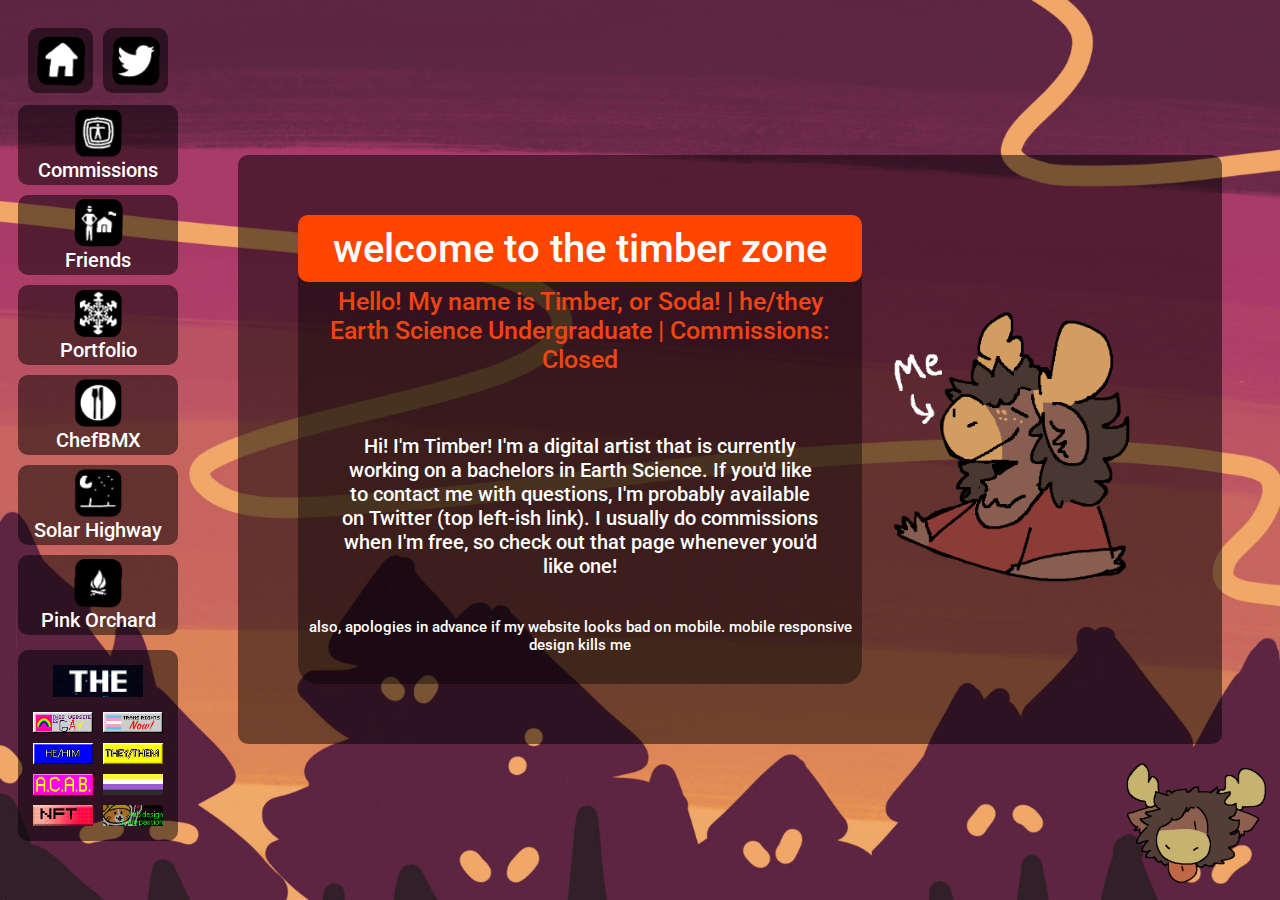
<file: html/index.html>
<!DOCTYPE html>

<html lang="en">

<head>
    <link rel="stylesheet" href="../styles/style.css" />
    <link rel="stylesheet" href="../styles/home.css" />

    <meta content="moosy website" property="og:title" />
    <meta content="cool website for timber" property="og:description" />
    <meta content="https://cryptidsoda.neocities.org/" property="og:url" />
    <meta content="https://media.discordapp.net/attachments/915002172477947974/1004858567578361896/mooseiconpng.png"
        property="og:image" />
    <meta content="#f55f31" data-react-helmet="true" name="theme-color" />

    <title>moose realm of death redux</title>
    <link rel="icon" href="./images/icon.jpg">
</head>

<body>
    <div id="website-container">
        <div id="panel" style="background-color: rgba(0,0,0,0) !important;">
            <div id="text-box-home">
                <div id="postcard-bio">
                    <div class="info-title-home">
                        welcome to the timber zone
                    </div>
                    <p class="subtitle-home">Hello! My name is Timber, or Soda! | he/they</p>
                    <p class="subtitle-home">Earth Science Undergraduate | Commissions: Closed</p>
                    <p class="body-home" style="margin-top: 20px">
                        Hi! I'm Timber! I'm a digital artist that is currently working on a bachelors in Earth
                        Science.
                        If you'd like to contact me with questions, I'm probably available on Twitter (top left-ish
                        link).
                        I usually do commissions when I'm free, so check out that page whenever you'd like one!</p>
                    <p class="body" style="font-size: 15px;"> also, apologies in advance if my website looks bad on
                            mobile. mobile responsive design kills me</p>
                </div>
                <div id=" postcard-icon">
                    <img class="moosy-logo" src="../images/mooseicon.gif">
                </div>
            </div>
        </div>
    </div>
    </div>

    <script src="https://code.jquery.com/jquery-3.6.0.min.js"
        integrity="sha256-/xUj+3OJU5yExlq6GSYGSHk7tPXikynS7ogEvDej/m4=" crossorigin="anonymous"></script>
    <script src="../js/main.js"></script>
</body>

</html>
</file>
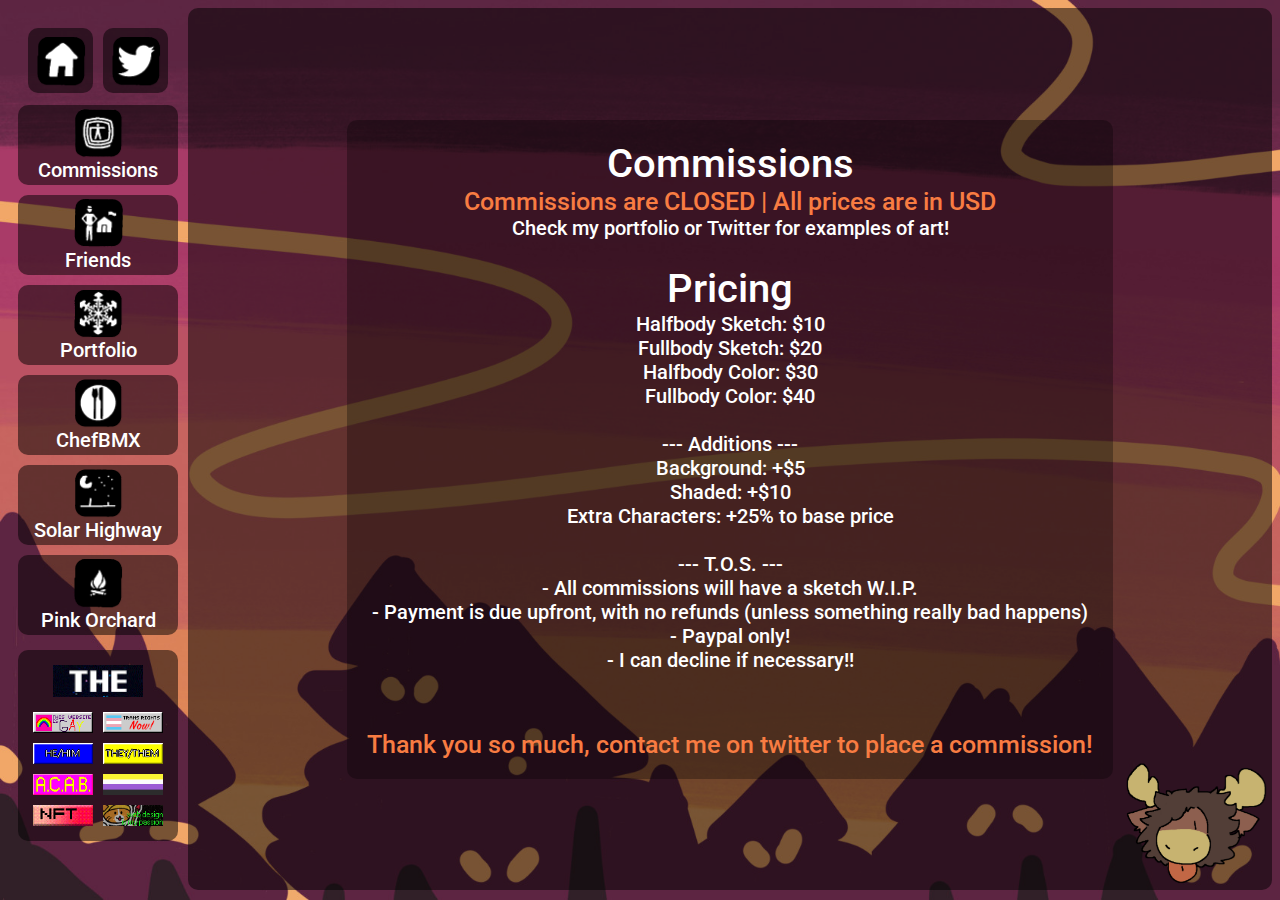
<file: html/commissions.html>
<!DOCTYPE html>

<html lang="en">

<head>
    <link rel="stylesheet" href="../styles/style.css" />
    <link rel="stylesheet" href="../styles/commissions.css" />
    <style type="text/css">
        .body {
            margin-bottom: 0px;
        }
    </style>

    <meta content="moosy website" property="og:title" />
    <meta content="cool website for timber" property="og:description" />
    <meta content="https://cryptidsoda.neocities.org/" property="og:url" />
    <meta content="https://media.discordapp.net/attachments/915002172477947974/1004858567578361896/mooseiconpng.png"
        property="og:image" />
    <meta content="#f55f31" data-react-helmet="true" name="theme-color" />

    <title>moose realm of death redux</title>
    <link rel="icon" href="./images/icon.jpg">
</head>

<body>
    <div id="website-container">
        <div id="panel">
            <div id="comms-info">
                <div id="text-box">
                    <div class="info-title">
                        Commissions
                    </div>
                    <p class="subtitle">
                        Commissions are CLOSED | All prices are in USD
                    </p>
                    <p class="body"> Check my portfolio or Twitter for examples of art!</p>

                    <p class="info-title" style="margin-top: 25px;">Pricing</p>
                    <p class="body">
                        Halfbody Sketch: $10
                    </p>
                    <p class="body">
                        Fullbody Sketch: $20
                    </p>
                    <p class="body">
                        Halfbody Color: $30
                    </p>
                    <p class="body">
                        Fullbody Color: $40
                    </p>
                    <p class="body">
                        <br> --- Additions ---
                    </p>
                    <p class="body">
                        Background: +$5
                    </p>
                    <p class="body">
                        Shaded: +$10
                    </p>
                    <p class="body">
                        Extra Characters: +25% to base price
                    </p>
                    <p class="body">
                        <br> --- T.O.S. ---
                    </p>
                    <p class="body">
                        - All commissions will have a sketch W.I.P.
                    </p>
                    <p class="body">
                        - Payment is due upfront, with no refunds (unless something really bad happens)
                    </p>
                    <p class="body">
                        - Paypal only!
                    </p>
                    <p class="body">
                        - I can decline if necessary!!
                    </p>
                    <p class="subtitle">
                        <br><br>Thank you so much, contact me on twitter to place a commission!
                    </p>
                </div>
            </div>
        </div>
    </div>

    <script src="https://code.jquery.com/jquery-3.6.0.min.js"
        integrity="sha256-/xUj+3OJU5yExlq6GSYGSHk7tPXikynS7ogEvDej/m4=" crossorigin="anonymous"></script>
    <script src="../js/main.js"></script>
</body>

</html>
</file>
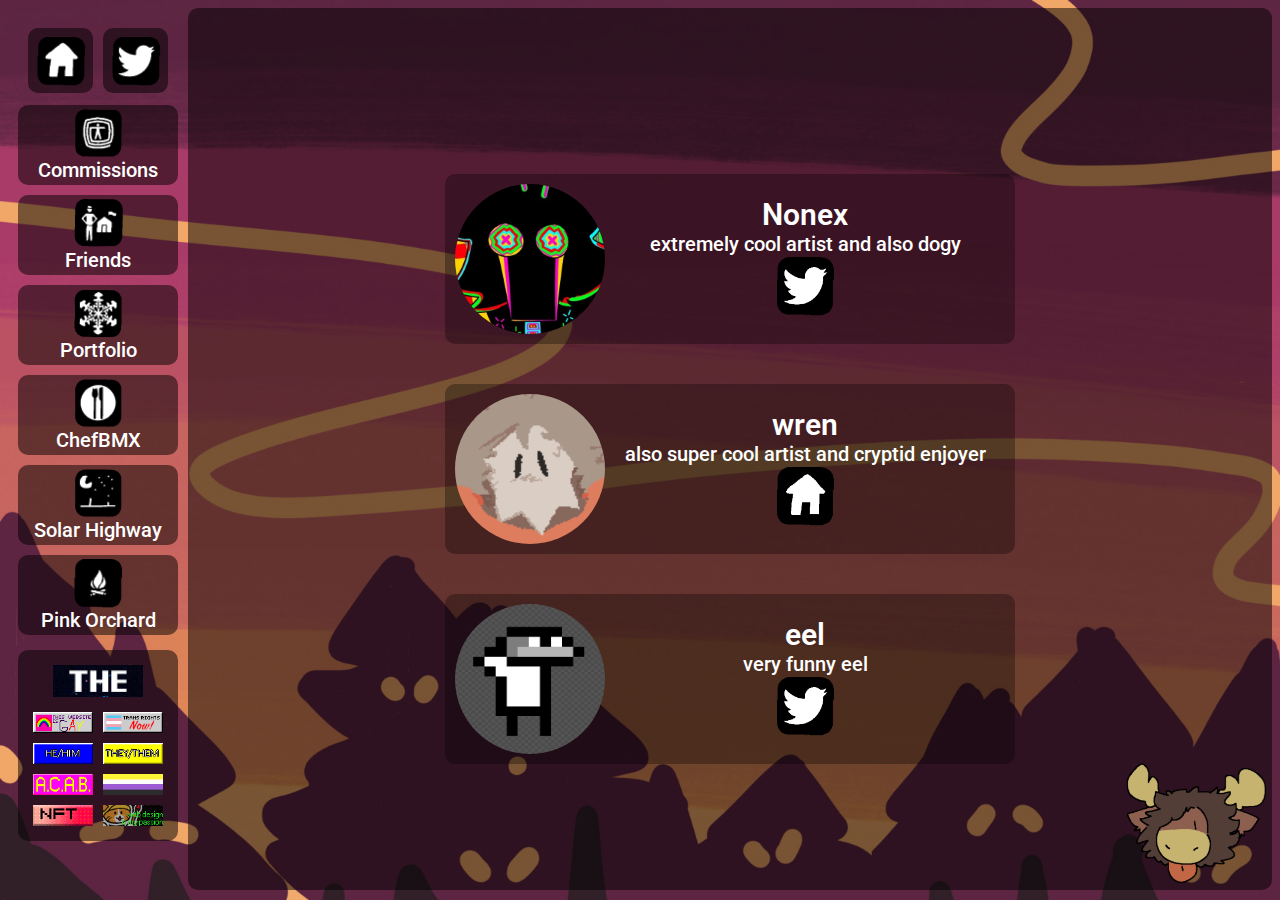
<file: html/friends.html>
<!DOCTYPE html>

<html lang="en">
    <head>
        <link rel="stylesheet" href="../styles/style.css" />
        <link rel="stylesheet" href="../styles/friends.css" />

        <meta content="moosy website" property="og:title" />
        <meta content="cool website for timber" property="og:description" />
        <meta content="https://cryptidsoda.neocities.org/" property="og:url" />
        <meta content="https://media.discordapp.net/attachments/915002172477947974/1004858567578361896/mooseiconpng.png" property="og:image" />
        <meta content="#f55f31" data-react-helmet="true" name="theme-color" />

        <title>moose realm of death redux</title>
        <link rel="icon" href="./images/icon.jpg">
    </head>

    <body>
        <div id="website-container">
            <div id="panel">
                <div class="friend-container"> 
                    <div class="friend-icon">
                        <img src="../images/dog.png">
                    </div>
                    <div class="friend-info">
                        <div class="friend-info-title">
                            <a href="https://twitter.com/nonexdogblammed" ></a>
                            Nonex
                        </div>
                        <div class="friend-info-notes">
                            extremely cool artist and also dogy
                        </div>
                        <div class="friend-info-notes">
                            <img src="../images/twitter.png">
                        </div>
                    </div>
                </div>

                <div class="friend-container"> 
                    <div class="friend-icon">
                        <img src="../images/willow.png">
                    </div>
                    <div class="friend-info">
                        <div class="friend-info-title">
                            <a href="https://bugbard.neocities.org" ></a>
                            wren
                        </div>
                        <div class="friend-info-notes">
                            also super cool artist and cryptid enjoyer
                        </div>
                        <div class="friend-info-notes">
                            <img src="../images/home.png">
                        </div>
                    </div>
                </div>

                <div class="friend-container"> 
                    <div class="friend-icon">
                        <img src="../images/eel.png">
                    </div>
                    <div class="friend-info">
                        <div class="friend-info-title">
                            <a href="https://twitter.com/EelBanette" ></a>
                            eel
                        </div>
                        <div class="friend-info-notes">
                            very funny eel                   
                        </div>
                        <div class="friend-info-notes">
                            <img src="../images/twitter.png">
                        </div>
                    </div>
                </div>
            </div>
        </div>
        
        <script src="https://code.jquery.com/jquery-3.6.0.min.js" integrity="sha256-/xUj+3OJU5yExlq6GSYGSHk7tPXikynS7ogEvDej/m4=" crossorigin="anonymous"></script>
        <script src="../js/main.js"></script>
    </body>
</html>
</file>
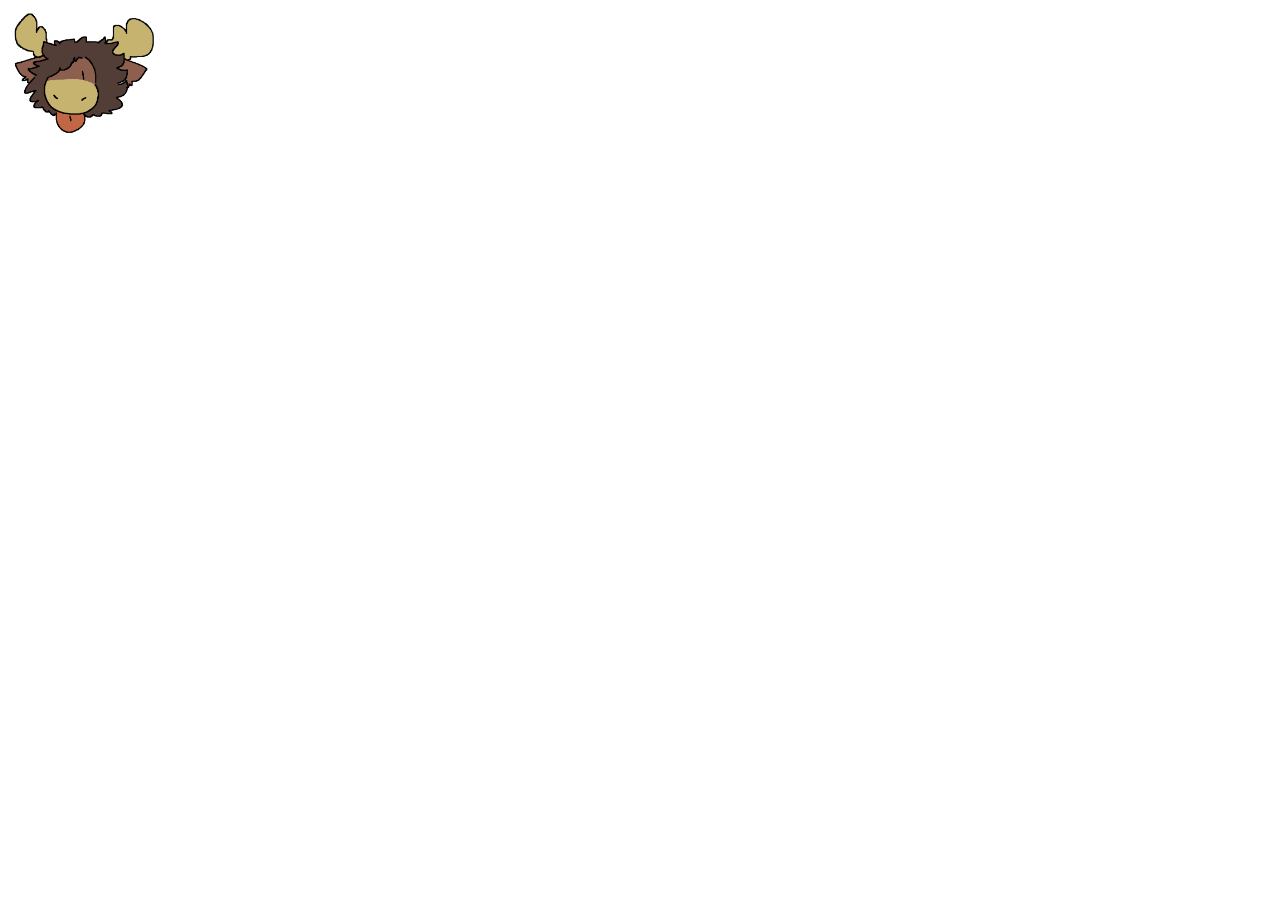
<file: html/moosy.html>
<!DOCTYPE html>

<html lang="en">
    <head></head>
    <body>
        <a class="moose" onclick="playExplosion();">
            <img alt="moose" src="../images/moose.png" width=150px />
        </a>
        <div id="explosions"></div>
    </body>
</html>
</file>
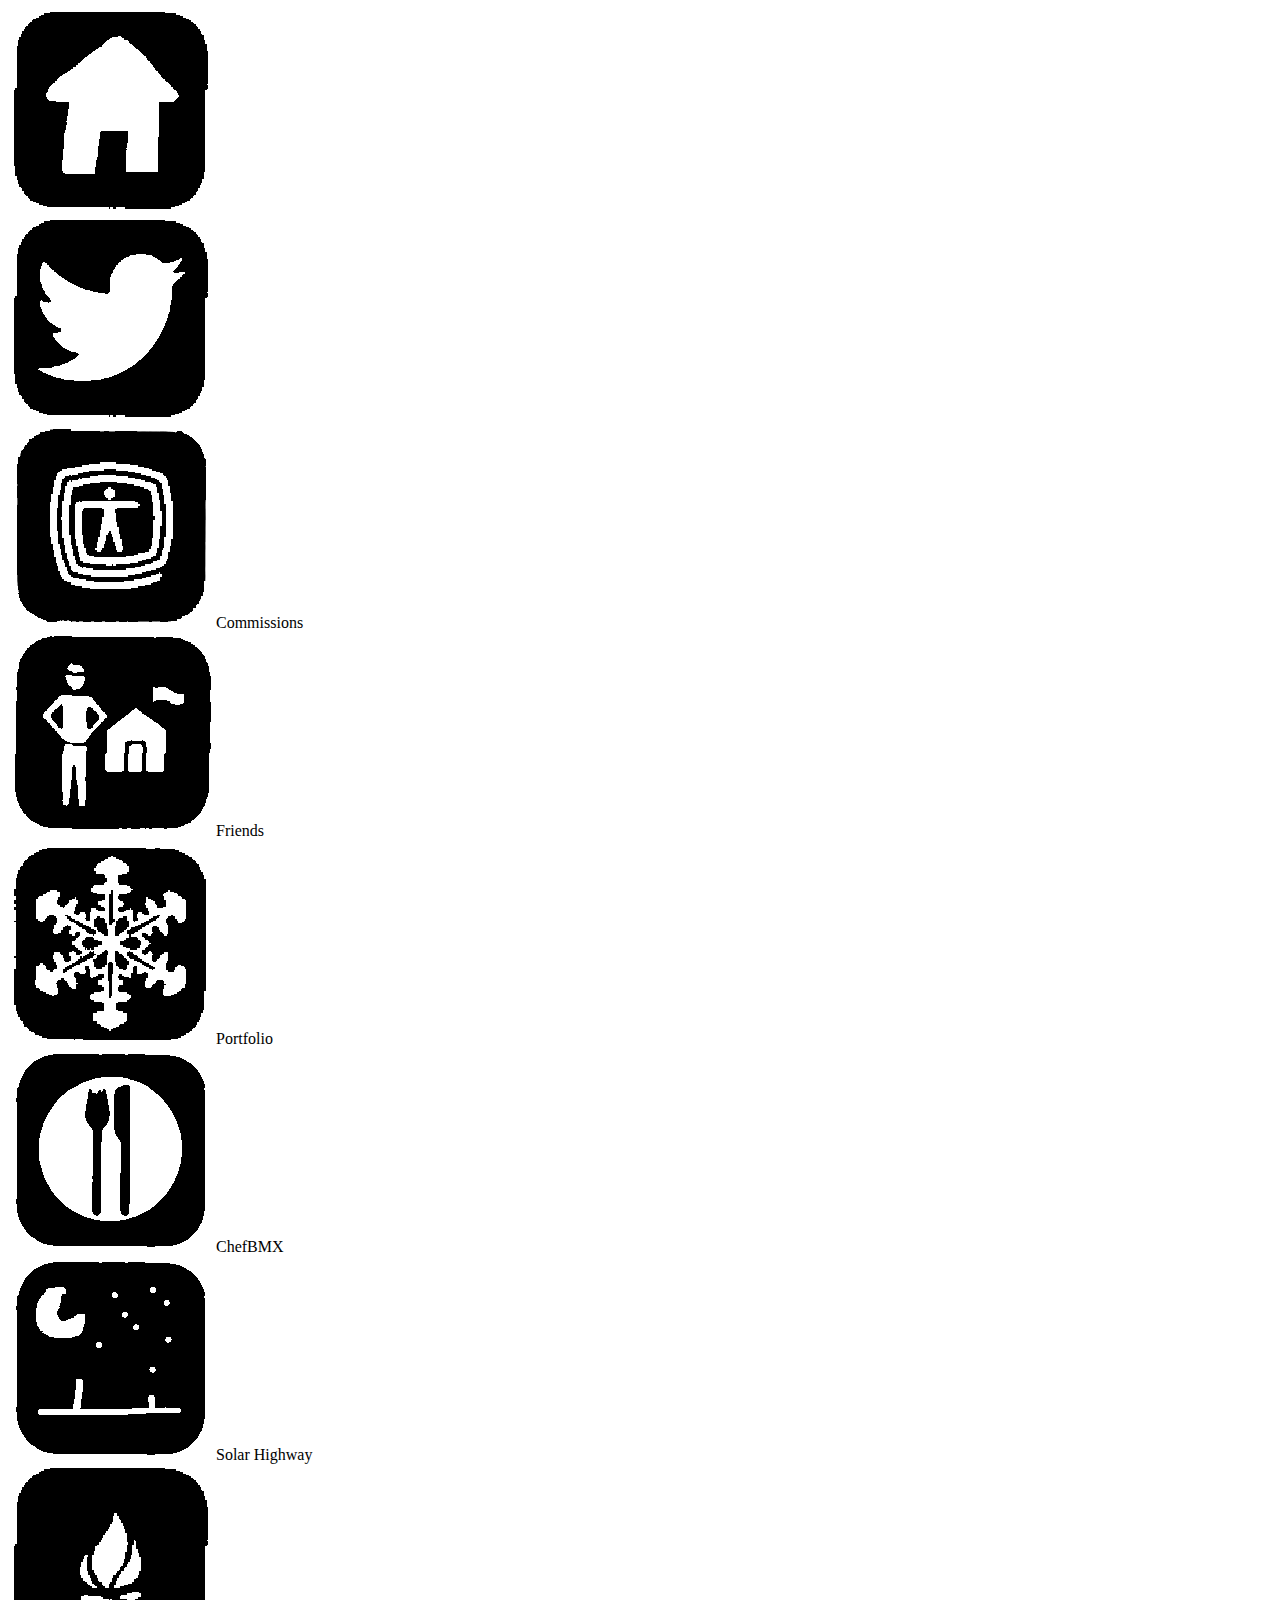
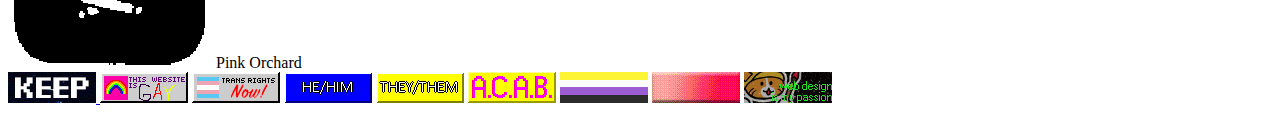
<file: html/navbar.html>
<!DOCTYPE html>

<html>
    <head>
    </head>

    <body>
        <div id="navbar-container">
            <div id="navbar-top">
                <div class="navbar-top-link">
                    <img src="../images/home.png">
                    <a href="https://cryptidsoda.neocities.org/html/index.html"></a>
                </div>
                <div class="navbar-top-link">
                    <img src="../images/twitter.png">
                    <a href="https://twitter.com/cryptidsoda/"> </a>
                </div>
            </div>
            <div class="navbar-link">
                <img src="../images/commissions.png">
                <a href="https://cryptidsoda.neocities.org/html/commissions.html"></a>
                Commissions
            </div>
            <div class="navbar-link">
                <img src="../images/friends.png">
                <a href="https://cryptidsoda.neocities.org/html/friends.html"></a>
                Friends
            </div>
            <div class="navbar-link">
                <a href="https://cryptidsoda.neocities.org/html/portfolio.html"></a>
                <img src="../images/portfolio.png">
                Portfolio
            </div>
            <div class="navbar-link">
                <a href="https://cryptidsoda.neocities.org/html/chefbmx.html"></a>
                <img src="../images/chef.png">
                ChefBMX
            </div>
            <div class="navbar-link">
                <a href="https://cryptidsoda.neocities.org/html/solar-highway.html"></a>
                <img src="../images/solar-highway.png">
                Solar Highway
            </div>
            <div class="navbar-link">
                <a href="https://cryptidsoda.neocities.org/html/orchard/home.html"></a>
                <img src="../images/sepia.png">
                Pink Orchard
            </div>
            <div id="navbar-banner-container">
                <a class="navbar-large-banner" href="https://yesterweb.org/no-to-web3/">
                    <img class="navbar-banner" src="../images/banner0.gif">
                </a>
                <img class="navbar-banner" src="../images/banner1.gif">
                <img class="navbar-banner" src="../images/banner2.png">
                <img class="navbar-banner" src="../images/banner3.png">
                <img class="navbar-banner" src="../images/banner4.png">
                <img class="navbar-banner" src="../images/banner5.gif">
                <img class="navbar-banner" src="../images/banner6.png">
                <img class="navbar-banner" src="../images/banner7.gif">
                <img class="navbar-banner" src="../images/banner8.gif">
            </div>
        </div>
    </body>
</html>
</file>
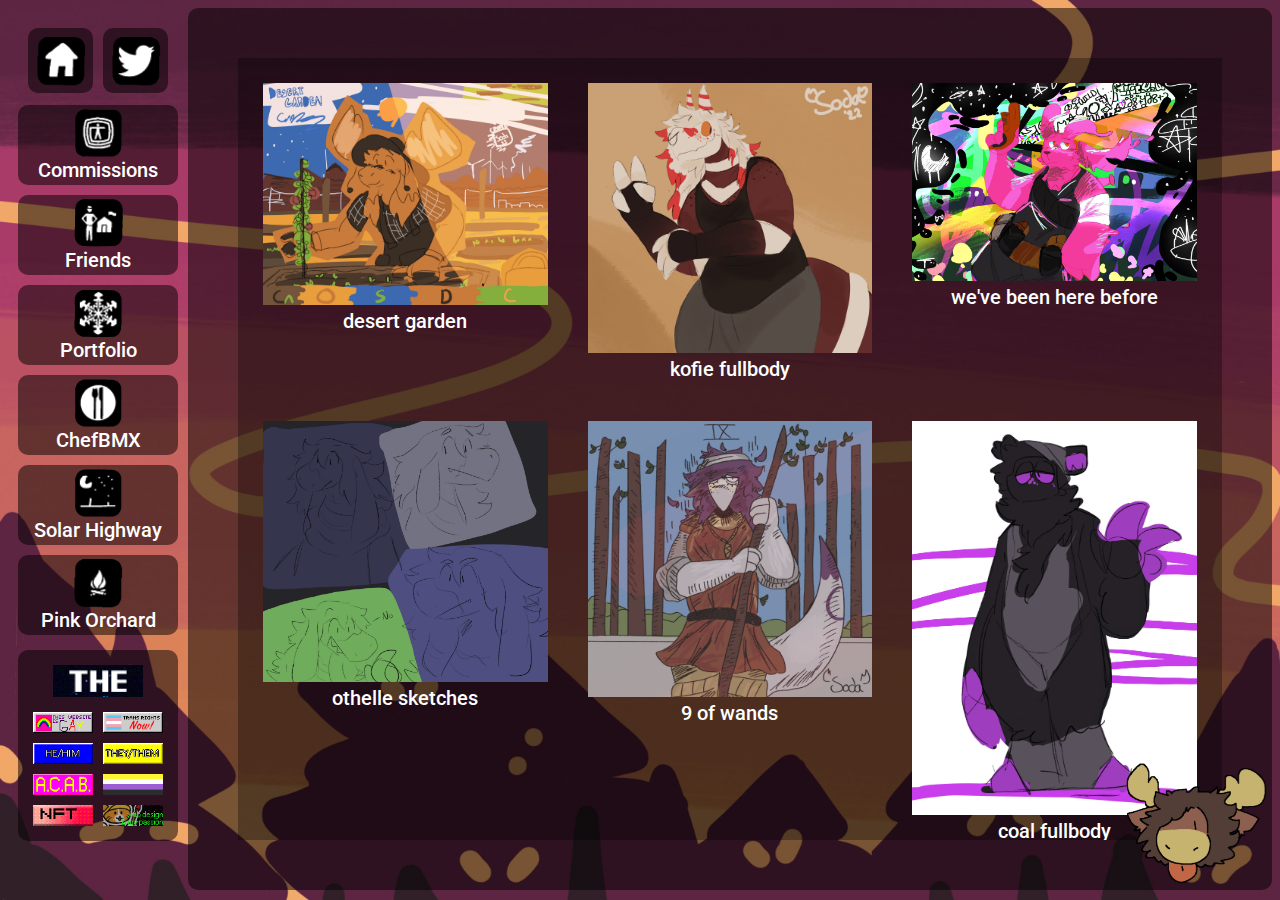
<file: html/portfolio.html>
<!DOCTYPE html>

<html lang="en">
    <head>
        <link rel="stylesheet" href="../styles/style.css" />
        <link rel="stylesheet" href="../styles/portfolio.css" />

        <meta content="moosy website" property="og:title" />
        <meta content="cool website for timber" property="og:description" />
        <meta content="https://cryptidsoda.neocities.org/" property="og:url" />
        <meta content="https://media.discordapp.net/attachments/915002172477947974/1004858567578361896/mooseiconpng.png" property="og:image" />
        <meta content="#f55f31" data-react-helmet="true" name="theme-color" />

        <title>moose realm of death redux</title>
        <link rel="icon" href="./images/icon.jpg">
    </head>

    <body>
        <div id="website-container">
            <div id="panel">
                <div class="art-container">
                    <div class="art-block">
                        <img src="../images/port0.jpg">
                        <div class="art-info">
                            desert garden
                        </div>
                    </div>
                    <div class="art-block">
                        <img src="../images/port1.jpg">
                        <div class="art-info">
                            kofie fullbody
                        </div>
                    </div>
                    <div class="art-block">
                        <img src="../images/port2.jpg">
                        <div class="art-info">
                            we've been here before
                        </div>
                    </div>
                    <div class="art-block">
                        <img src="../images/port3.jpg">
                        <div class="art-info">
                            othelle sketches
                        </div>
                    </div>
                    <div class="art-block">
                        <img src="../images/port4.jpg">
                        <div class="art-info">
                            9 of wands
                        </div>
                    </div>
                    <div class="art-block">
                        <img src="../images/port5.jpg">
                        <div class="art-info">
                            coal fullbody
                        </div>
                    </div>
                    <div class="art-block">
                        <img src="../images/port6.jpg">
                        <div class="art-info">
                            peanut attack
                        </div>
                    </div>
                    <div class="art-block">
                        <img src="../images/port7.jpg">
                        <div class="art-info">
                            cassette
                        </div>
                    </div>
                    <div class="art-block">
                        <img src="../images/port8.jpg">
                        <div class="art-info">
                            timber donkey
                        </div>
                    </div>
            </div>
        </div>
        
        <script src="https://code.jquery.com/jquery-3.6.0.min.js" integrity="sha256-/xUj+3OJU5yExlq6GSYGSHk7tPXikynS7ogEvDej/m4=" crossorigin="anonymous"></script>
        <script src="../js/main.js"></script>
    </body>
</html>
</file>
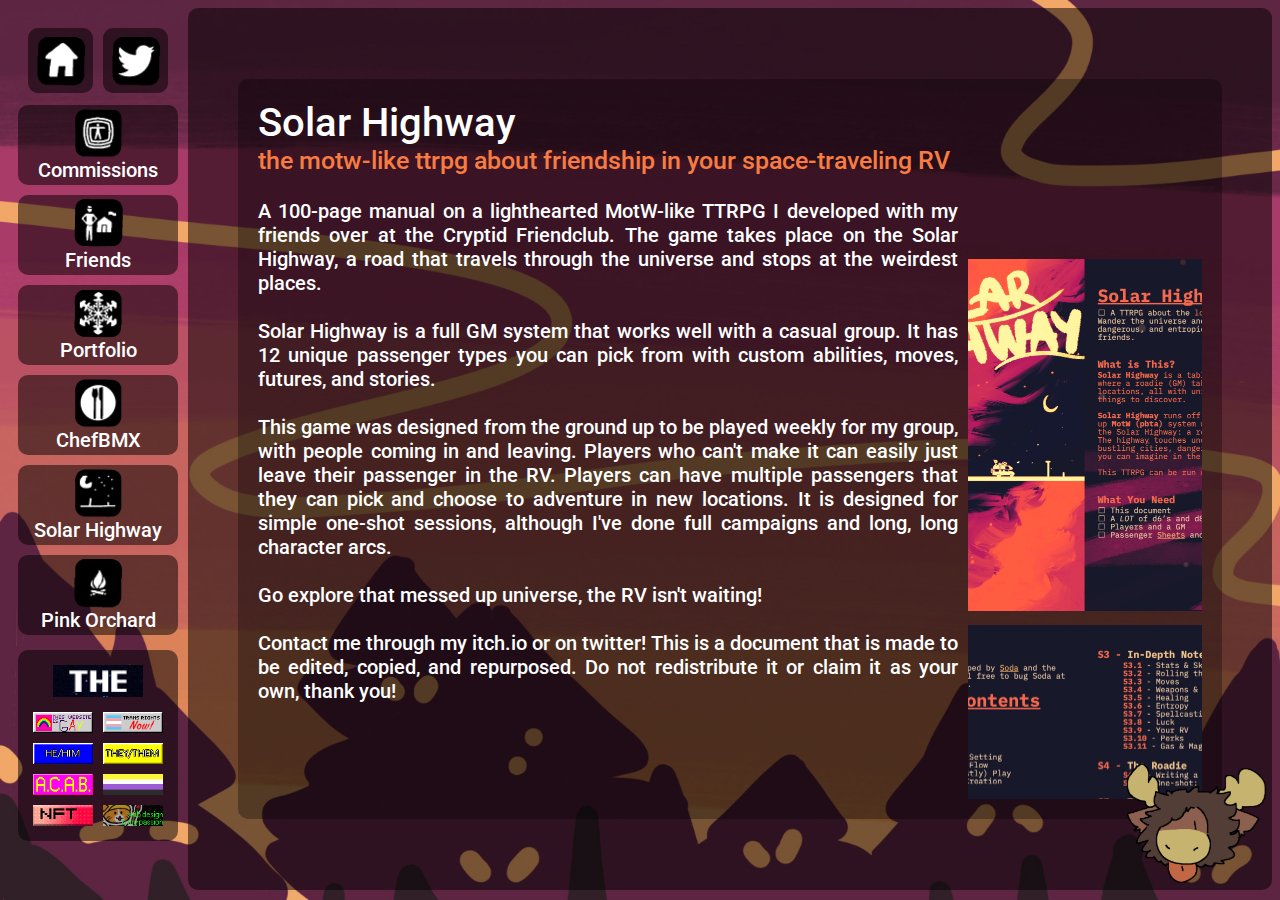
<file: html/solar-highway.html>
<!DOCTYPE html>

<html lang="en">

<head>
    <link rel="stylesheet" href="../styles/style.css" />
    <link rel="stylesheet" href="../styles/solar-highway.css" />

    <meta content="moosy website" property="og:title" />
    <meta content="cool website for timber" property="og:description" />
    <meta content="https://cryptidsoda.neocities.org/" property="og:url" />
    <meta content="https://media.discordapp.net/attachments/915002172477947974/1004858567578361896/mooseiconpng.png"
        property="og:image" />
    <meta content="#f55f31" data-react-helmet="true" name="theme-color" />

    <title>moose realm of death redux</title>
    <link rel="icon" href="./images/icon.jpg">
</head>

<body>
    <div id="website-container">
        <div id="panel">
            <div id="text-box-grid">
                <div class="text-box-description">
                    <div class="info-title">
                        Solar Highway
                    </div>
                    <p class="subtitle">the motw-like ttrpg about friendship in your space-traveling RV</p>
                    <p class="body">
                        <br>A 100-page manual on a lighthearted MotW-like TTRPG I developed with my friends over
                        at the Cryptid Friendclub. The game takes place on the Solar Highway, a road that travels
                        through the universe and stops at the weirdest places.

                        <br> <br>Solar Highway is a full GM system that works well with a casual group. It has 12 unique
                        passenger types you can pick from with custom abilities, moves, futures, and stories.

                        <br><br>This game was designed from the ground up to be played weekly for my group, with people
                        coming
                        in and leaving. Players who can't make it can easily just leave their passenger in the RV.
                        Players can have multiple passengers that they can pick and choose to adventure in new
                        locations. It is designed for simple one-shot sessions, although I've done full campaigns and
                        long, long character arcs.

                        <br><br> Go explore that messed up universe, the RV isn't waiting!

                        <br><br>Contact me through my itch.io or on twitter! This is a document that is made to be edited,
                        copied, and repurposed. Do not redistribute it or claim it as your own, thank you!
                    </p>
                </div>
                <div class="text-box-images">
                    <iframe src="https://itch.io/embed/1452263?border_width=0&amp;bg_color=11152d&amp;fg_color=ffffff" width="501" height="165" frameborder="0" style="margin-bottom:10px;"><a href="https://cryptidsoda.itch.io/solar-highway">Solar Highway by Soda</a></iframe>
                    <a href="https://cryptidsoda.neocities.org/images/solar1.jpg"><img src="../images/solar1.jpg"></a>
                    <a href="https://cryptidsoda.neocities.org/images/solar2.jpg"><img src="../images/solar2.jpg"></a>
                    <a href="https://cryptidsoda.neocities.org/images/solar3.jpg"><img src="../images/solar3.jpg"></a>
                    <a href="https://cryptidsoda.neocities.org/images/solar4.jpg"><img src="../images/solar4.jpg"></a>
                    <a href="https://cryptidsoda.neocities.org/images/solar5.jpg"><img src="../images/solar5.jpg"></a>
                </div>
            </div>
        </div>
    </div>

    <script src="https://code.jquery.com/jquery-3.6.0.min.js"
        integrity="sha256-/xUj+3OJU5yExlq6GSYGSHk7tPXikynS7ogEvDej/m4=" crossorigin="anonymous"></script>
    <script src="../js/main.js"></script>
</body>

</html>
</file>
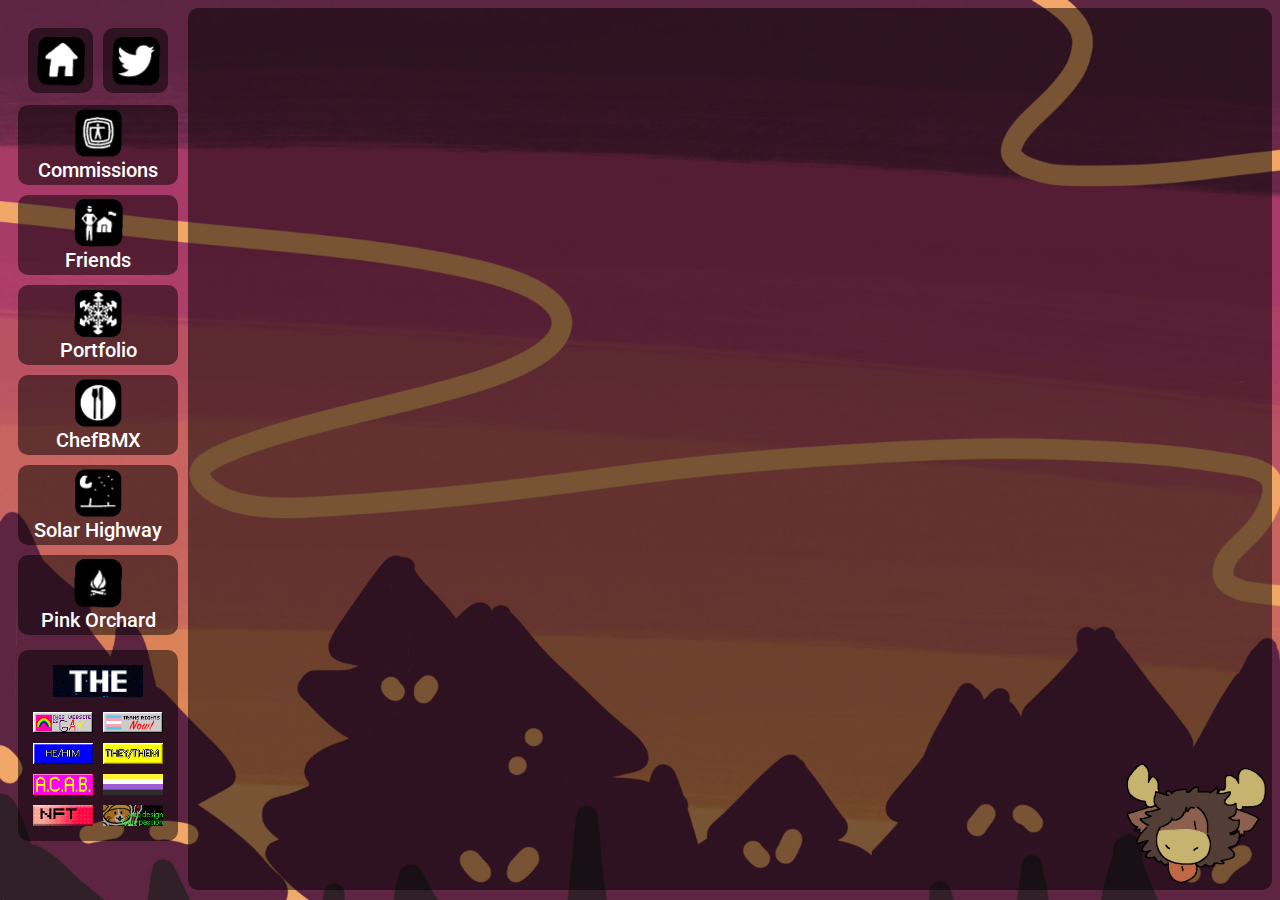
<file: html/template.html>
<!DOCTYPE html>

<html lang="en">
    <head>
        <link rel="stylesheet" href="../styles/style.css" />

        <meta content="moosy website" property="og:title" />
        <meta content="cool website for timber" property="og:description" />
        <meta content="https://cryptidsoda.neocities.org/" property="og:url" />
        <meta content="https://media.discordapp.net/attachments/915002172477947974/1004858567578361896/mooseiconpng.png" property="og:image" />
        <meta content="#f55f31" data-react-helmet="true" name="theme-color" />

        <title>moose realm of death redux</title>
        <link rel="icon" href="./images/icon.jpg">
    </head>

    <body>
        <div id="website-container">
            <div id="panel">

                <div id="text-box">
                    <div class="info-title"></div>
                    <p class="subtitle"></p>
                    <p class="body"></p>
                </div>
                
            </div>
        </div>
        
        <script src="https://code.jquery.com/jquery-3.6.0.min.js" integrity="sha256-/xUj+3OJU5yExlq6GSYGSHk7tPXikynS7ogEvDej/m4=" crossorigin="anonymous"></script>
        <script src="../js/main.js"></script>
    </body>
</html>
</file>
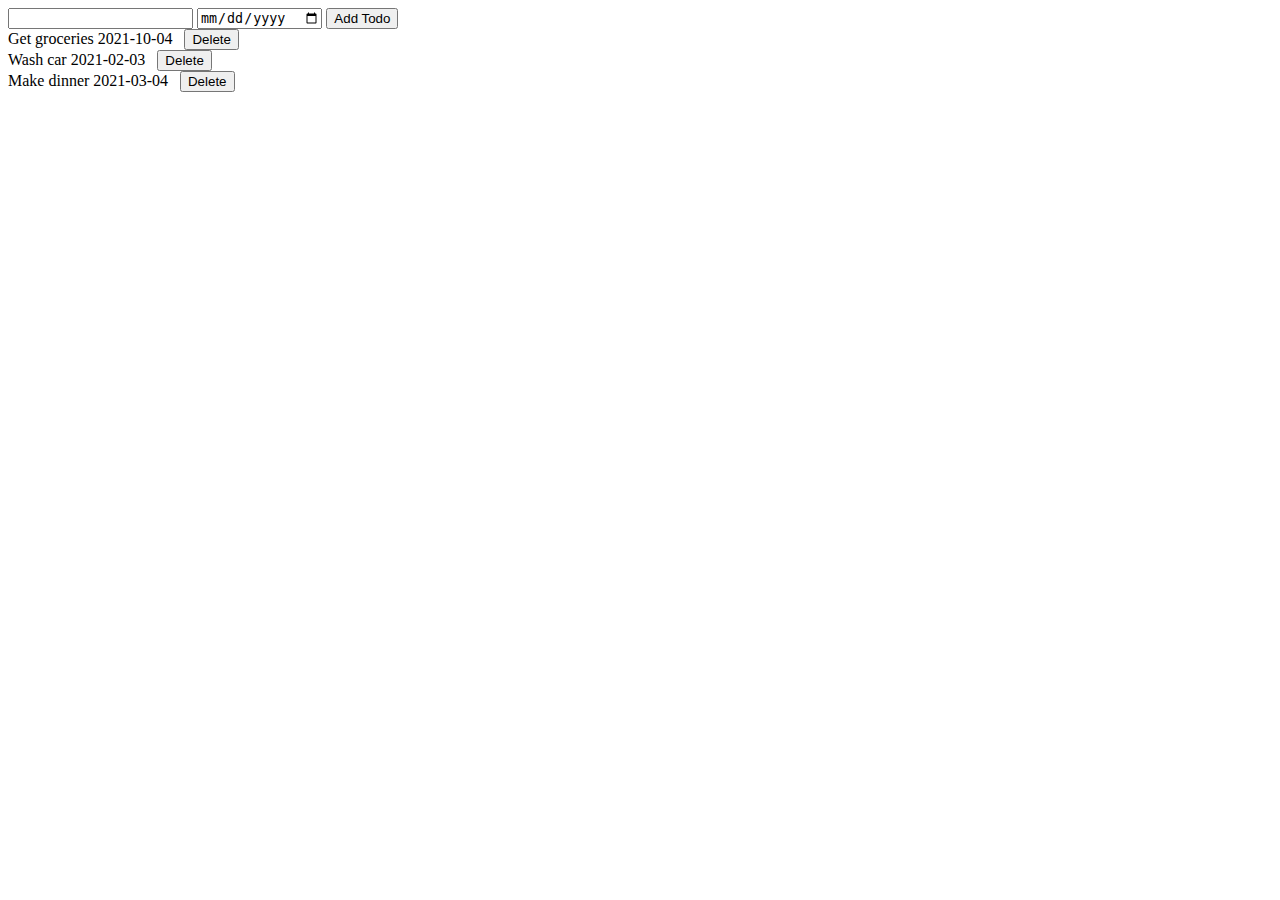
<file: tests/todo.html>
<!DOCTYPE html>

<html>
    <head>


    </head>

    <body>
        <input id="todo-title" type="text" />
        <input id="date-picker" type="date" />
        <button onclick="addTodo()">
            Add Todo
        </button>

        <div id="todo-list"> 

        </div>

        <script>

            const todos = [{
                title: 'Get groceries', 
                dueDate: '2021-10-04'
            }, {
                title: 'Wash car',
                dueDate: '2021-02-03'
            }, {
                title: 'Make dinner',
                dueDate: '2021-03-04'
            }];

            render();

            function addTodo() {
                let textbox = document.getElementById('todo-title');
                let title = textbox.value;

                const datePicker = document.getElementById('date-picker');
                const dueDate = datePicker.value; 
                todos.push({
                    title: title,
                    dueDate, dueDate
                });

                render();
            }

            function deleteTodo() {
                console.log('delete');
            }

            function render() {
                let todoList = document.getElementById('todo-list');
                todoList.innerHTML = '';

                todos.forEach(function (todo) {
                    let element = document.createElement('div');

                    element.innerText = todo.title + ' ' + todo.dueDate;

                    const deleteButton = document.createElement('button');
                    deleteButton.innerText = 'Delete';
                    deleteButton.style = 'margin-left: 12px';
                    deleteButton.onclick = deleteTodo;
                    element.appendChild(deleteButton);

                    todoList.appendChild(element);
                });
            }
        </script>
    </body>
</html>
</file>
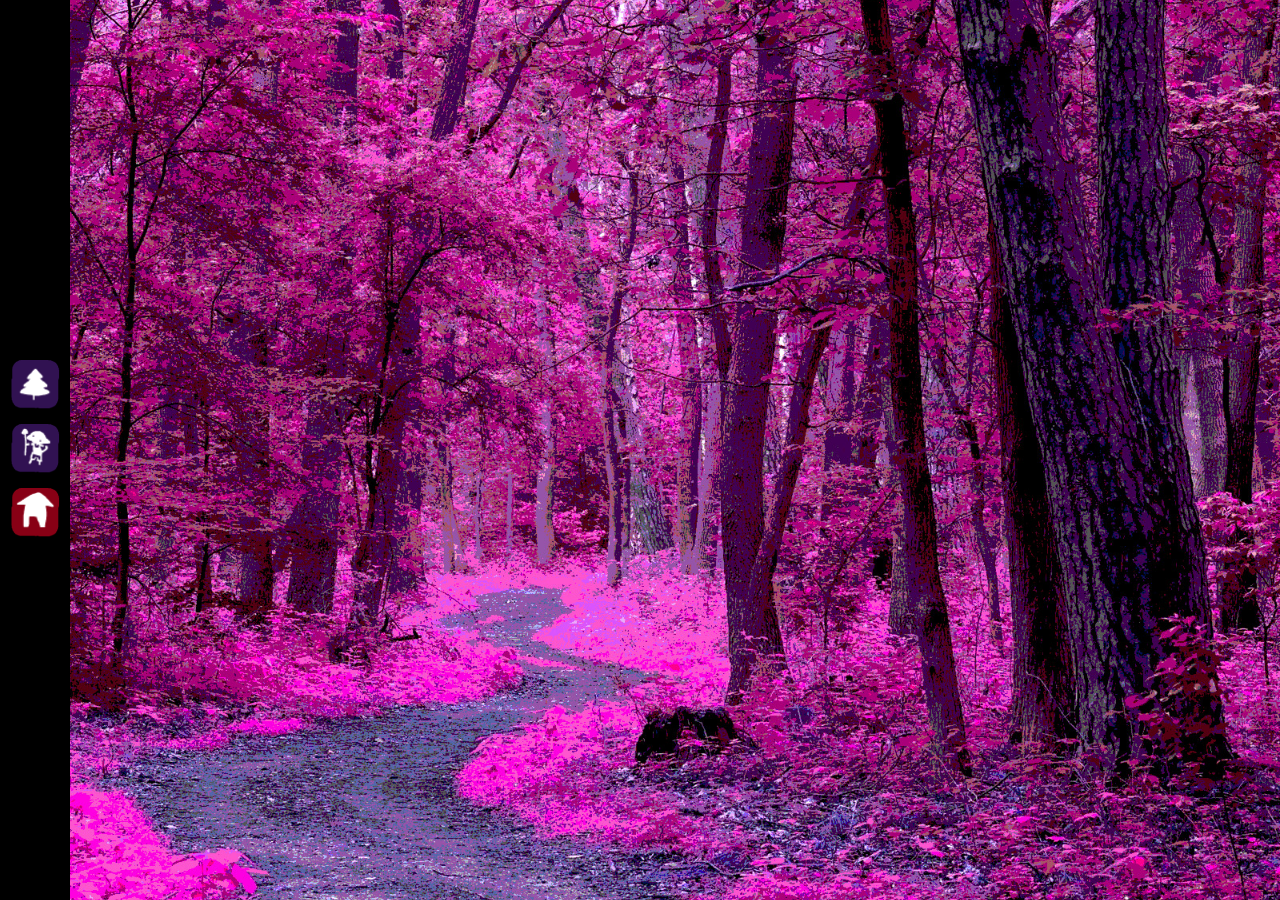
<file: html/orchard/sidebar.html>
<!DOCTYPE html>

<html>

    <head>
        <link rel="stylesheet" href="./styles/general.css">
        <link rel="stylesheet" href="./styles/goblin.css">
        <link rel="stylesheet" href="./styles/sidebar.css">
    </head>
    <body>
        <div class="sidebar-container">
            <div class="sidebar-buttons">
                <div>
                    <a href="https://cryptidsoda.neocities.org/html/orchard/home.html"><img src="./images/sepia.png"></a>
                </div>
                <div>
                    <a href="https://cryptidsoda.neocities.org/html/orchard/goblin.html"><img src="./images/goblin.png"></a>
                </div>
                <div>
                    <a href="https://cryptidsoda.neocities.org/html/index.html"><img src="./images/home.png"></a>
                </div>
            </div>
        </div>
    </body>
</html>
</file>
<file: styles/style.css>
@import url('https://fonts.googleapis.com/css2?family=Roboto:wght@400;500;700');

@import './navbar.css';

body {
    background-image: url(../images/bg.jpg); 
    background-position: center;
    background-repeat: no-repeat;
    background-size: cover;
    background-attachment: fixed;
}

p {
    font-family: Roboto, Arial;
    margin-top: 0;
    margin-bottom: 0;
    color: white;
}


#website-container {
    display: flex;

    width: 100%;
    height: 98vh;
}

@media (max-width: 800px) {
    #website-container {
        flex-direction: column;
    }
}

#panel {
    flex: 1;
    display: flex;
    align-items: center;
    flex-flow: column;
    justify-content: center;

    font-family: Roboto, Arial, Helvetica, sans-serif;
    font-weight: 500;
    color: white;
    background-color: rgba(0, 0, 0, 0.5);
    border-radius: 10px;

    margin: 50px 100px;
    padding: 50px;
}

@media (max-width: 1500px) {
    #panel {
        margin: 0px;
    }
}

#text-box {
    display: flex;
    align-items: center;
    text-align: center;
    flex-flow: column;
}

.info-title {
    font-size: 40px;
    font-weight: 500;
}

.body {
    font-size: 20px;
    margin-bottom: 30px;
}

.subtitle {
    color: rgb(248, 124, 66);
    font-weight: 500;
    font-size: 25px;
}

.moosy-logo {
    max-width: 300px;
}

.moose {
    position: fixed;
    right: 10px; bottom: 10px;
    z-index: 1;
}

.explosion {
    position: fixed;
    right: -10px; bottom: -30px;
    z-index: 2;
    pointer-events: none;
}
</file>
<file: styles/home.css>
#postcard-bio {
    background-color: rgba(0, 0, 0, 0.4);
    border-radius: 20px;
}

#text-box-home {
    display: flex;
    align-items: center;
    text-align: center;
    flex-flow: row;
    background-color: rgba(0, 0, 0, 0.5);
    padding: 60px;
    border-radius: 10px;
}

@media (max-width: 1200px) {
    #text-box-home {
        flex-direction: column;
    }
}

.info-title-home {
    font-size: 40px;
    font-weight: 500;
    background-color: orangered;
    padding: 10px;
    border-radius: 10px;
    margin-bottom: 5px;
}


.subtitle-home {
    color: rgb(238, 69, 18);
    font-weight: 500;
    font-size: 25px;
}

.body-home {
    padding: 40px;
    font-size: 20px;
}
</file>
<file: styles/commissions.css>
#comms-info {
    display: flex;
    background-color: rgba(0,0,0, 0.3);
    padding: 20px;
    border-radius: 10px;
}
</file>
<file: styles/friends.css>
.friend-container {
    position: relative;
    font-family: Roboto;
    display: flex;
    background-color: rgba(0, 0, 0, 0.3);
    color: white;
    margin-top: 40px;
    border-radius: 10px;
    padding: 10px
}

.friend-icon {
    display: flex;
    align-items: center;
    justify-content: center;
}

.friend-icon img {
    width: 150px;
    border-radius: 100px;
}

.friend-info {
    display: flex;
    align-items: center;
    justify-content: center;
    flex-direction: column;
    width: 400px;
    cursor: pointer;

}

.friend-container:hover {
    background-color: rgba(0, 0, 0, 0.5); 
}

.friend-info a {
    position: absolute;
    width: 100%;
    height: 100%;
    top: 0;
    left: 0;

    z-index: 10;
}

@media (max-width: 800px) {
    .friend-info {
        width: 150px;
    }
}

.friend-info-title {
    font-size: 30px;
    font-weight: 600;
}

.friend-info-notes {
    font-size: 20px;
}

.friend-info-notes img {
    width: 60px;
}
</file>
<file: styles/portfolio.css>
.art-container {
    display: grid;
    grid-template-columns: 1fr 1fr 1fr;
    column-gap: 40px;
    row-gap: 40px;
    overflow-y: scroll;

    background-color: rgba(0,0,0,0.3);
    padding: 25px;
    scrollbar-color: rgba(100, 100, 100,0.5) rgba(0,0,0,0.2);
}

.art-container img {
    max-width: 350px;
    max-height: 400px;
    width: 100%;
    object-fit: contain;
}

.art-info {
    display: flex;
    align-items: center;
    justify-content: center;
    font-size: 20px;
}
</file>
<file: styles/solar-highway.css>
#text-box-grid {
    display: flex;
    align-items: flex-start;
    justify-content: center;
    flex-direction: row;
    padding: 20px;
    background-color: rgba(0,0,0,0.3);
    border-radius: 10px;
}

.text-box-description {
    max-width: 700px;
    min-width: none;
    margin-right: 10px;
    text-align: justify;
    text-justify: inter-word;
}

.text-box-images {
    overflow-y: scroll;
    display: flex;
    align-items: center;
    flex-direction: column;
    height: 700px;
    scrollbar-color: rgb(187, 67, 37) rgba(0,0,0, 0.5);
}

.text-box-images img {
    width: 500px;
    margin-bottom: 10px;
}

@media (max-width: 1200px) {
    #text-box-grid {
        flex-direction: column;
    }
}
</file>
<file: html/orchard/styles/general.css>
body {
    background-image: url("../images/bg.jpg");
    background-position: center;
    background-repeat: no-repeat;
    background-size: cover;
    background-attachment: fixed;
}

p {
    font-size: 100px;
    font-weight: 600;
    color: white;
}
</file>
<file: html/orchard/styles/goblin.css>
.goblin {
    margin-left: 100px;
}
</file>
<file: html/orchard/styles/sidebar.css>
.sidebar-container {
    color: white;
    display: flex;
    flex-direction: column;
    align-items: center;
    justify-content: center;
    position: fixed;
    background-color: black;
    top: 0;
    bottom: 0;
    left: 0;
    width: 70px;

}

.sidebar-buttons img {
    width: 50px;
}

.sidebar-buttons {
    display: flex;
    display: flex;
    flex-direction: column;
    align-items: center;
    justify-content: center;


    padding: 10px;
    row-gap: 10px;
}
</file>
